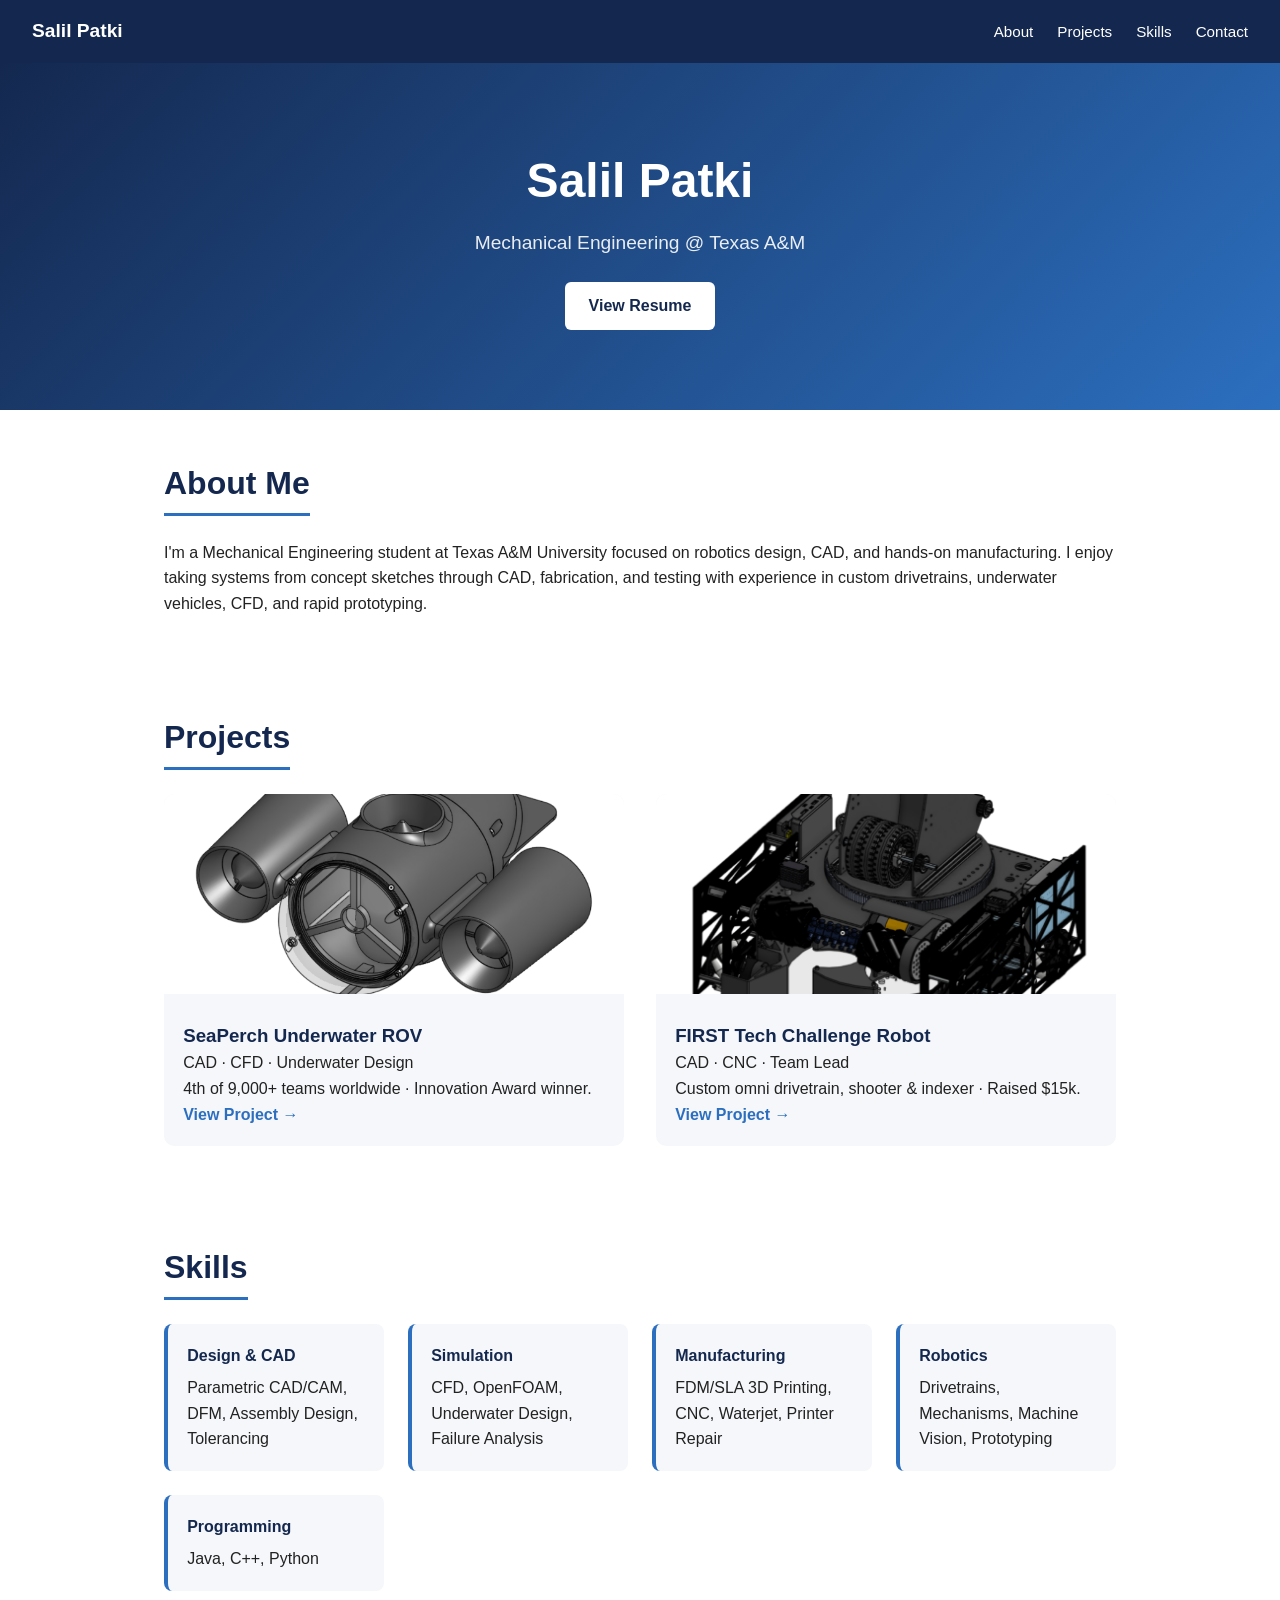
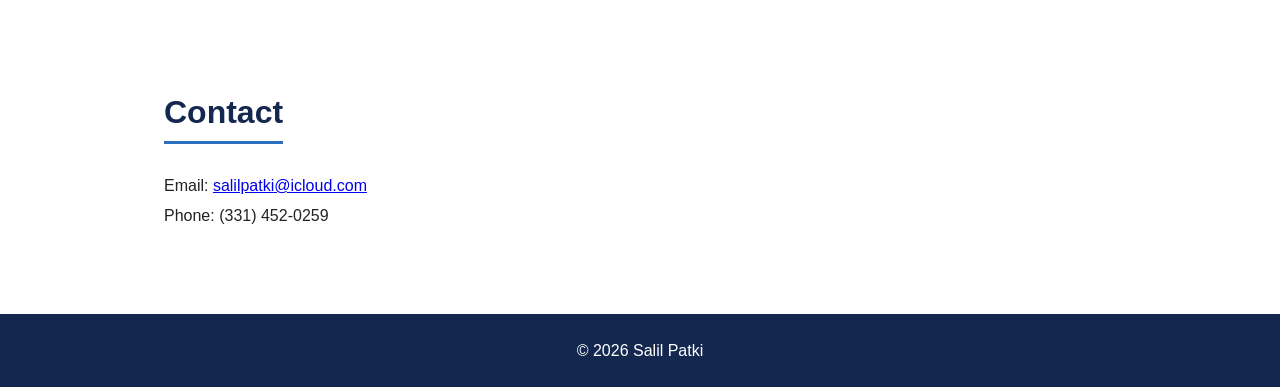
<file: index.html>
<!DOCTYPE html>
<html lang="en">
<head>
  <meta charset="UTF-8">
  <meta name="viewport" content="width=device-width, initial-scale=1.0">
  <title>Salil Patki | Mechanical Engineering Portfolio</title>
  <link rel="icon" type="image/x-icon" href="favicon.ico">
  <link rel="stylesheet" href="style.css">
</head>
<body>

  <!-- ===== HEADER ===== -->
  <header>
    <nav>
      <div class="logo"><a href="index.html">Salil Patki</a></div>
      <ul>
        <li><a href="#about">About</a></li>
        <li><a href="#projects">Projects</a></li>
        <li><a href="#skills">Skills</a></li>
        <li><a href="#contact">Contact</a></li>
      </ul>
    </nav>
    <div class="hero">
      <h1>Salil Patki</h1>
      <p class="tagline">Mechanical Engineering @ Texas A&amp;M</p>
      <a class="btn" href="resume.pdf" target="_blank">View Resume</a>
    </div>
  </header>

  <!-- ===== ABOUT ===== -->
  <section id="about">
    <h2>About Me</h2>
    <p>
      I'm a Mechanical Engineering student at Texas A&amp;M University focused on
      robotics design, CAD, and hands-on manufacturing. I enjoy taking systems from
      concept sketches through CAD, fabrication, and testing with experience in
      custom drivetrains, underwater vehicles, CFD, and rapid prototyping.
    </p>
  </section>

  <!-- ===== PROJECTS ===== -->
  <section id="projects">
    <h2>Projects</h2>
    <div class="project-grid">

      <a class="project-card" href="seaperch.html">
        <img src="rov-full.jpg" alt="SeaPerch ROV">
        <div class="card-body">
          <h3>SeaPerch Underwater ROV</h3>
          <p class="tags">CAD · CFD · Underwater Design</p>
          <p>4th of 9,000+ teams worldwide · Innovation Award winner.</p>
          <span class="read-more">View Project →</span>
        </div>
      </a>

      <a class="project-card" href="ftc.html">
        <img src="robot.jpg" alt="FTC Robot">
        <div class="card-body">
          <h3>FIRST Tech Challenge Robot</h3>
          <p class="tags">CAD · CNC · Team Lead</p>
          <p>Custom omni drivetrain, shooter &amp; indexer · Raised $15k.</p>
          <span class="read-more">View Project →</span>
        </div>
      </a>

    </div>
  </section>

  <!-- ===== SKILLS ===== -->
  <section id="skills">
    <h2>Skills</h2>
    <div class="skills-grid">
      <div><h4>Design &amp; CAD</h4><p>Parametric CAD/CAM, DFM, Assembly Design, Tolerancing</p></div>
      <div><h4>Simulation</h4><p>CFD, OpenFOAM, Underwater Design, Failure Analysis</p></div>
      <div><h4>Manufacturing</h4><p>FDM/SLA 3D Printing, CNC, Waterjet, Printer Repair</p></div>
      <div><h4>Robotics</h4><p>Drivetrains, Mechanisms, Machine Vision, Prototyping</p></div>
      <div><h4>Programming</h4><p>Java, C++, Python</p></div>
    </div>
  </section>

  <!-- ===== CONTACT ===== -->
  <section id="contact">
    <h2>Contact</h2>
    <p>Email: <a href="mailto:salilpatki@icloud.com">salilpatki@icloud.com</a></p>
    <p>Phone: (331) 452-0259</p>
    <!-- Add these when you have them: -->
    <!-- <p><a href="https://github.com/yourusername">GitHub</a> · <a href="#">LinkedIn</a></p> -->
  </section>

  <footer>
    <p>&copy; 2026 Salil Patki</p>
  </footer>

</body>
</html>
</file>
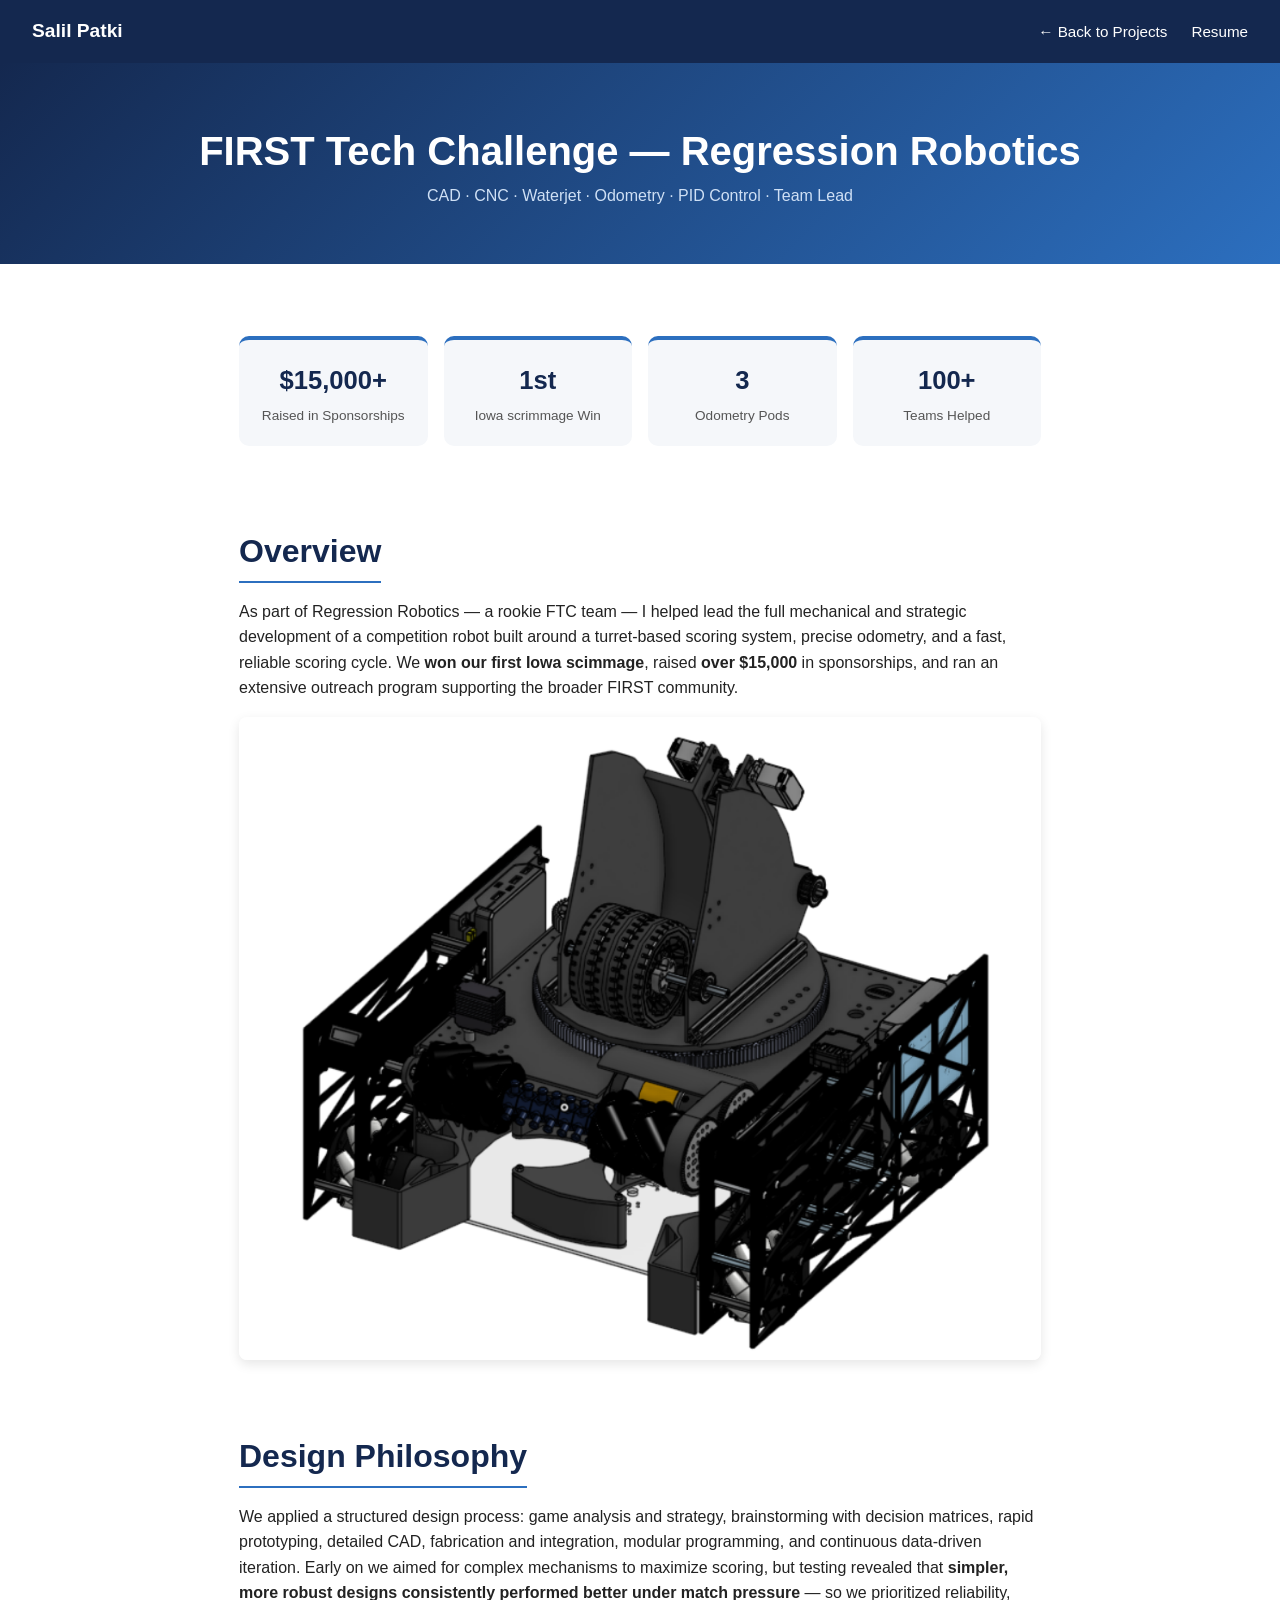
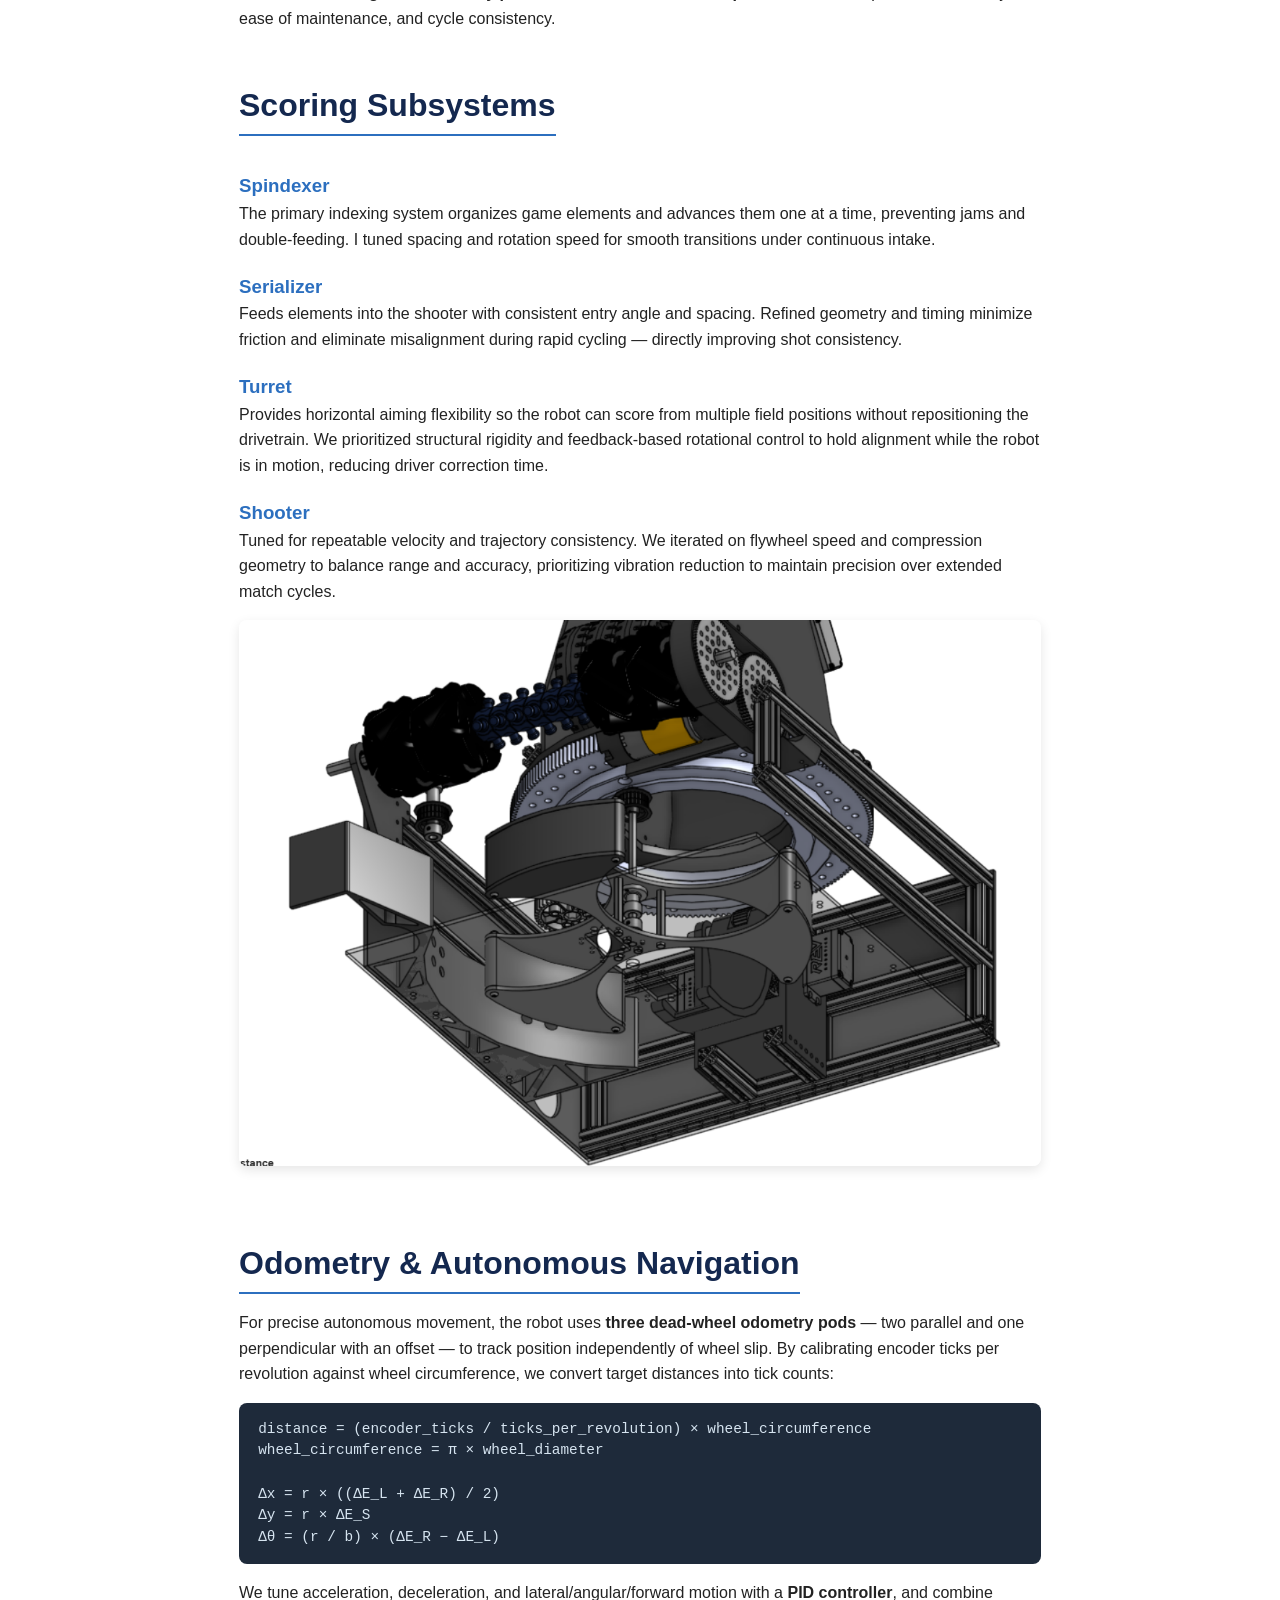
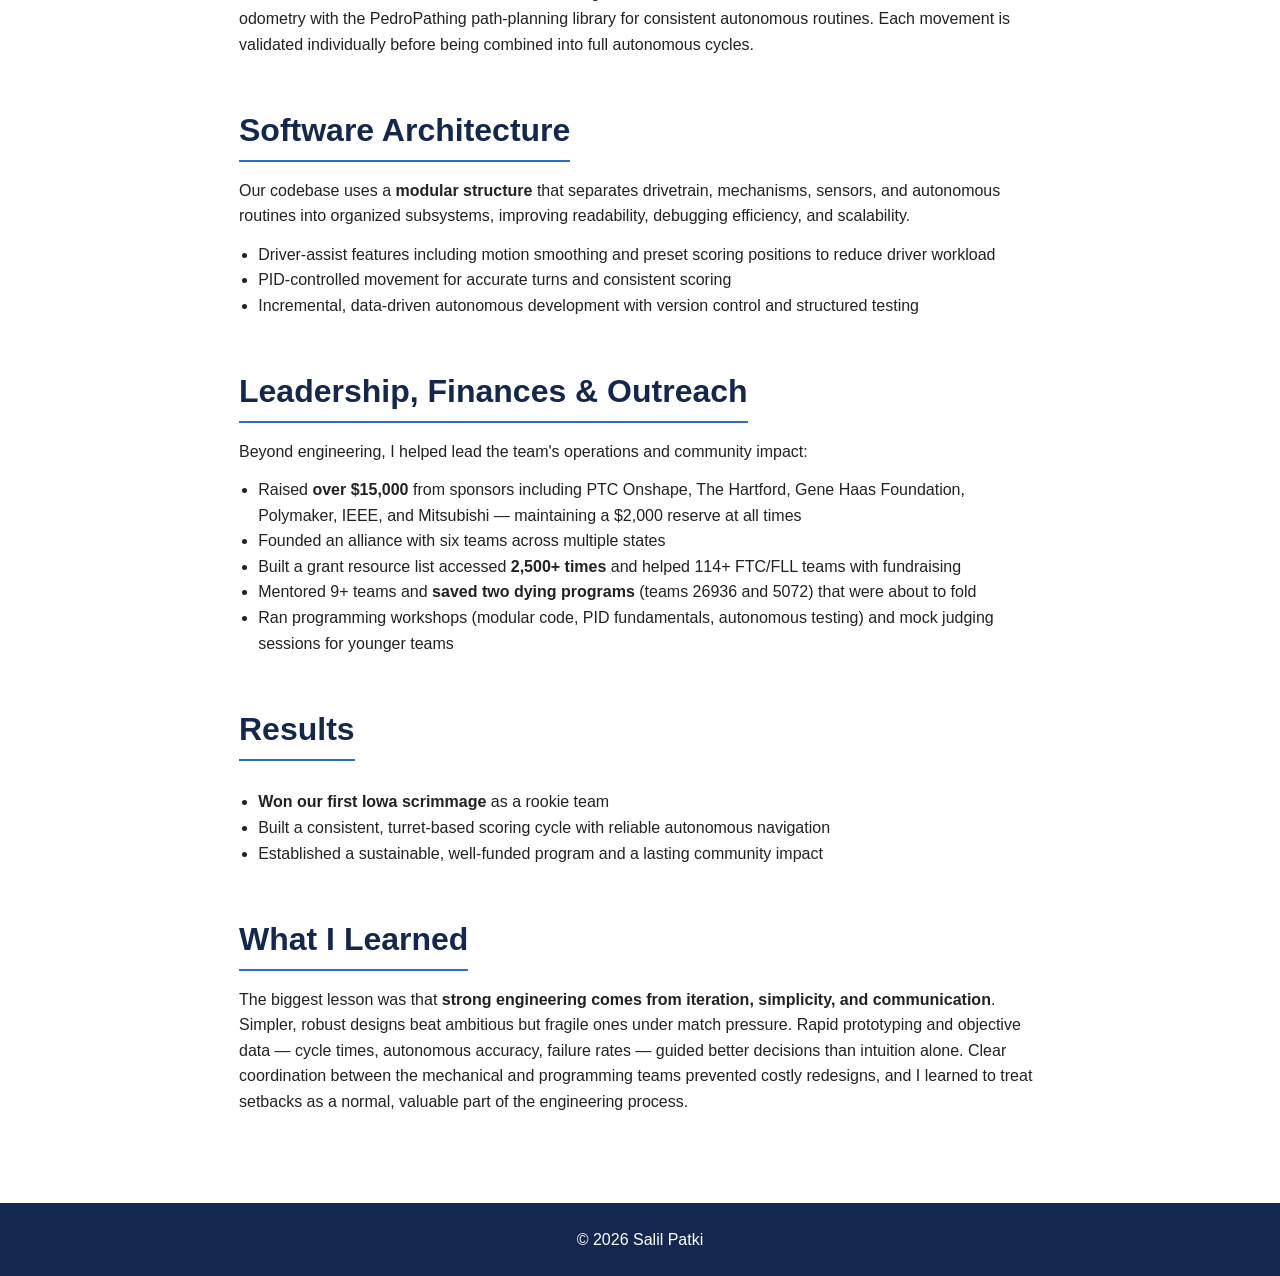
<file: ftc.html>
<!DOCTYPE html>
<html lang="en">
<head>
  <meta charset="UTF-8">
  <meta name="viewport" content="width=device-width, initial-scale=1.0">
  <title>FTC Robot | Salil Patki</title>
  <link rel="icon" type="image/x-icon" href="favicon.ico">
  <link rel="stylesheet" href="style.css">
</head>
<body>

  <nav>
    <div class="logo"><a href="index.html">Salil Patki</a></div>
    <ul>
      <li><a href="index.html#projects">← Back to Projects</a></li>
      <li><a href="resume.pdf" target="_blank">Resume</a></li>
    </ul>
  </nav>

  <div class="project-hero">
    <h1>FIRST Tech Challenge — Regression Robotics</h1>
    <p class="tags">CAD · CNC · Waterjet · Odometry · PID Control · Team Lead</p>
  </div>

  <article class="project-detail">

    <!-- Quick stats bar -->
    <section>
      <div class="stat-bar">
        <div class="stat"><span class="stat-num">$15,000+</span><span class="stat-label">Raised in Sponsorships</span></div>
        <div class="stat"><span class="stat-num">1st</span><span class="stat-label">Iowa scrimmage Win</span></div>
        <div class="stat"><span class="stat-num">3</span><span class="stat-label">Odometry Pods</span></div>
        <div class="stat"><span class="stat-num">100+</span><span class="stat-label">Teams Helped</span></div>
      </div>
    </section>

    <section>
      <h2>Overview</h2>
      <p>
        As part of Regression Robotics — a rookie FTC team — I helped lead the full mechanical and
        strategic development of a competition robot built around a turret-based scoring system,
        precise odometry, and a fast, reliable scoring cycle. We <strong>won our first Iowa
        scimmage</strong>, raised <strong>over $15,000</strong> in sponsorships, and ran an extensive
        outreach program supporting the broader FIRST community.
      </p>
      <img src="robot.jpg" alt="Completed FTC robot" class="full-img">
    </section>

    <section>
      <h2>Design Philosophy</h2>
      <p>
        We applied a structured design process: game analysis and strategy, brainstorming with
        decision matrices, rapid prototyping, detailed CAD, fabrication and integration, modular
        programming, and continuous data-driven iteration. Early on we aimed for complex mechanisms to
        maximize scoring, but testing revealed that <strong>simpler, more robust designs consistently
        performed better under match pressure</strong> — so we prioritized reliability, ease of
        maintenance, and cycle consistency.
      </p>
    </section>

    <section>
      <h2>Scoring Subsystems</h2>

      <h3>Spindexer</h3>
      <p>
        The primary indexing system organizes game elements and advances them one at a time, preventing
        jams and double-feeding. I tuned spacing and rotation speed for smooth transitions under
        continuous intake.
      </p>

      <h3>Serializer</h3>
      <p>
        Feeds elements into the shooter with consistent entry angle and spacing. Refined geometry and
        timing minimize friction and eliminate misalignment during rapid cycling — directly improving
        shot consistency.
      </p>

      <h3>Turret</h3>
      <p>
        Provides horizontal aiming flexibility so the robot can score from multiple field positions
        without repositioning the drivetrain. We prioritized structural rigidity and feedback-based
        rotational control to hold alignment while the robot is in motion, reducing driver correction time.
      </p>

      <h3>Shooter</h3>
      <p>
        Tuned for repeatable velocity and trajectory consistency. We iterated on flywheel speed and
        compression geometry to balance range and accuracy, prioritizing vibration reduction to
        maintain precision over extended match cycles.
      </p>
      <img src="systems.jpg" alt="Robot scoring subsystems" class="full-img">
    </section>

    <section>
      <h2>Odometry &amp; Autonomous Navigation</h2>
      <p>
        For precise autonomous movement, the robot uses <strong>three dead-wheel odometry pods</strong>
        — two parallel and one perpendicular with an offset — to track position independently of wheel
        slip. By calibrating encoder ticks per revolution against wheel circumference, we convert target
        distances into tick counts:
      </p>
      <pre class="code-block">distance = (encoder_ticks / ticks_per_revolution) × wheel_circumference
wheel_circumference = π × wheel_diameter

Δx = r × ((ΔE_L + ΔE_R) / 2)
Δy = r × ΔE_S
Δθ = (r / b) × (ΔE_R − ΔE_L)</pre>
      <p>
        We tune acceleration, deceleration, and lateral/angular/forward motion with a
        <strong>PID controller</strong>, and combine odometry with the PedroPathing path-planning
        library for consistent autonomous routines. Each movement is validated individually before
        being combined into full autonomous cycles.
      </p>
    </section>

    <section>
      <h2>Software Architecture</h2>
      <p>
        Our codebase uses a <strong>modular structure</strong> that separates drivetrain, mechanisms,
        sensors, and autonomous routines into organized subsystems, improving readability, debugging
        efficiency, and scalability.
      </p>
      <ul>
        <li>Driver-assist features including motion smoothing and preset scoring positions to reduce driver workload</li>
        <li>PID-controlled movement for accurate turns and consistent scoring</li>
        <li>Incremental, data-driven autonomous development with version control and structured testing</li>
      </ul>
    </section>

    <section>
      <h2>Leadership, Finances &amp; Outreach</h2>
      <p>
        Beyond engineering, I helped lead the team's operations and community impact:
      </p>
      <ul>
        <li>Raised <strong>over $15,000</strong> from sponsors including PTC Onshape, The Hartford, Gene Haas Foundation, Polymaker, IEEE, and Mitsubishi — maintaining a $2,000 reserve at all times</li>
        <li>Founded an alliance with six teams across multiple states</li>
        <li>Built a grant resource list accessed <strong>2,500+ times</strong> and helped 114+ FTC/FLL teams with fundraising</li>
        <li>Mentored 9+ teams and <strong>saved two dying programs</strong> (teams 26936 and 5072) that were about to fold</li>
        <li>Ran programming workshops (modular code, PID fundamentals, autonomous testing) and mock judging sessions for younger teams</li>
      </ul>
    </section>

    <section>
      <h2>Results</h2>
      <ul>
        <li><strong>Won our first Iowa scrimmage</strong> as a rookie team</li>
        <li>Built a consistent, turret-based scoring cycle with reliable autonomous navigation</li>
        <li>Established a sustainable, well-funded program and a lasting community impact</li>
      </ul>
    </section>

    <section>
      <h2>What I Learned</h2>
      <p>
        The biggest lesson was that <strong>strong engineering comes from iteration, simplicity, and
        communication</strong>. Simpler, robust designs beat ambitious but fragile ones under match
        pressure. Rapid prototyping and objective data — cycle times, autonomous accuracy, failure
        rates — guided better decisions than intuition alone. Clear coordination between the mechanical
        and programming teams prevented costly redesigns, and I learned to treat setbacks as a normal,
        valuable part of the engineering process.
      </p>
    </section>

  </article>

  <footer><p>&copy; 2026 Salil Patki</p></footer>
</body>
</html>
</file>
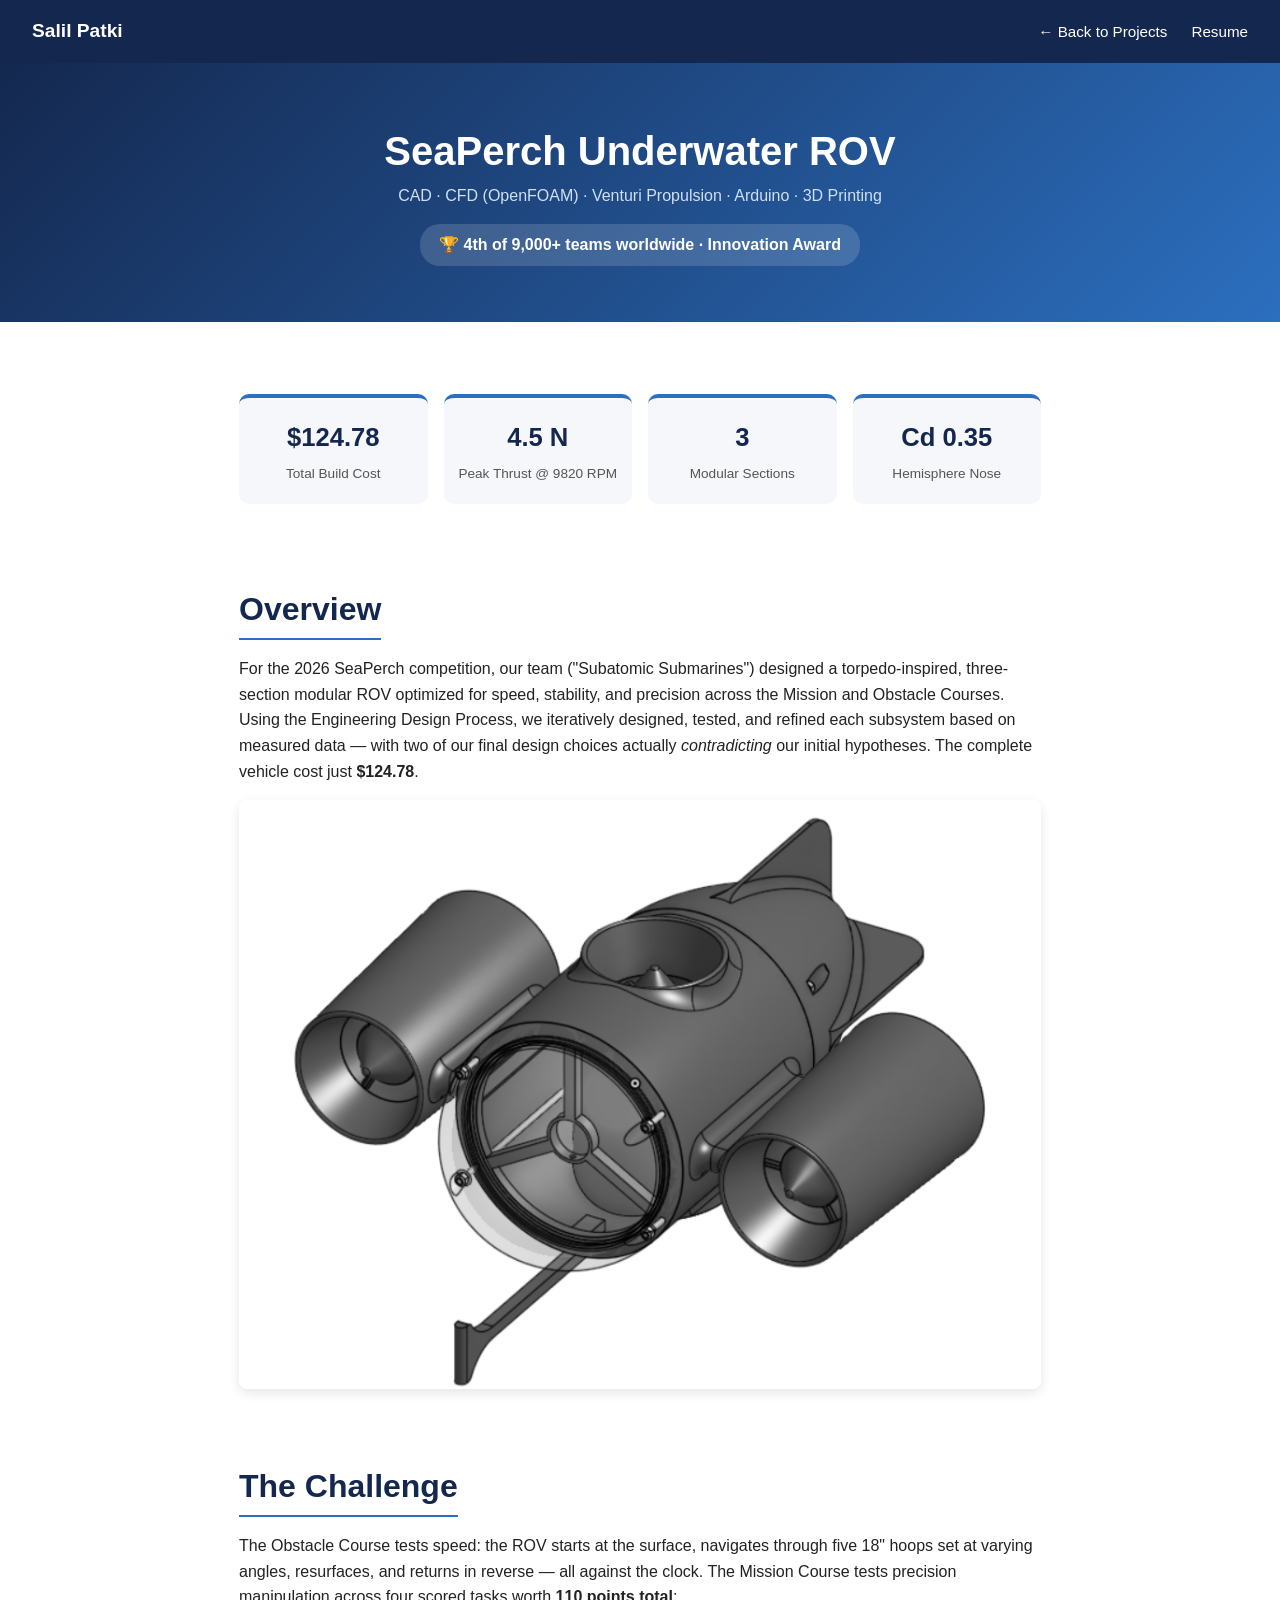
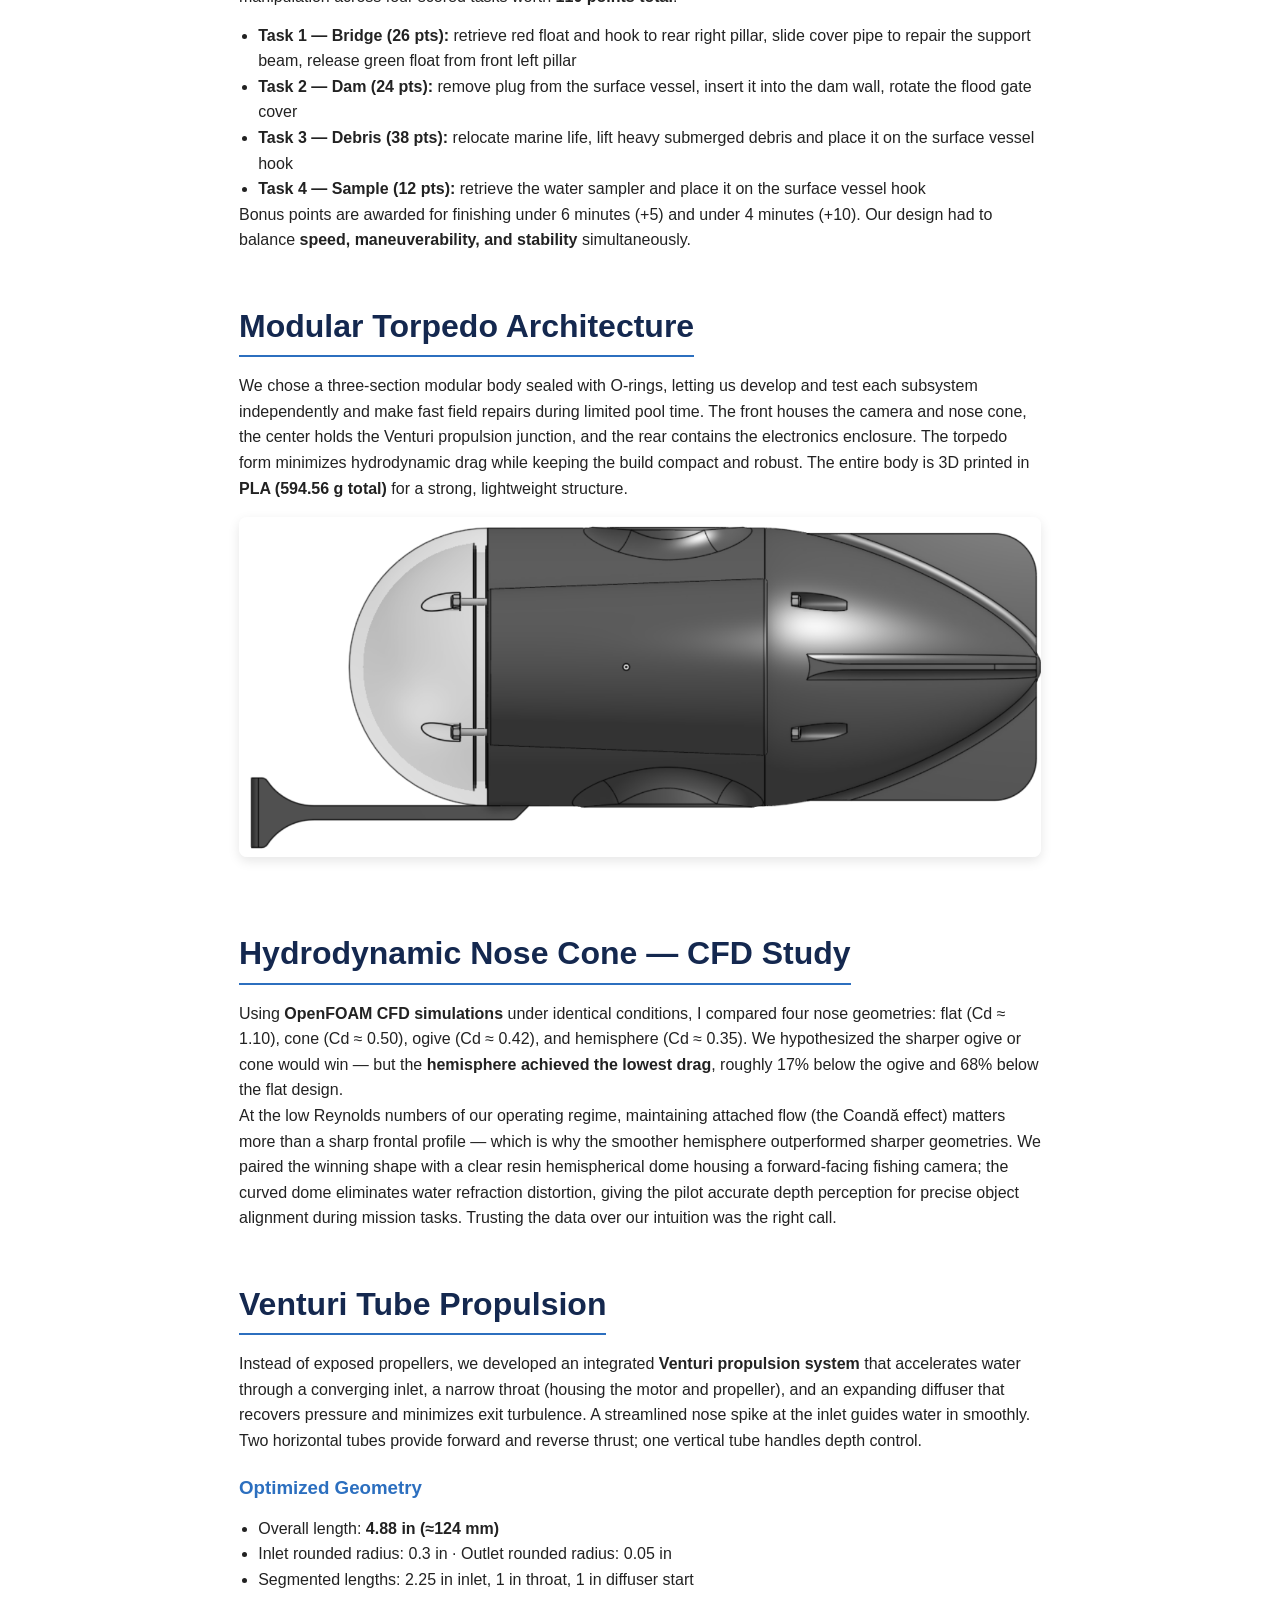
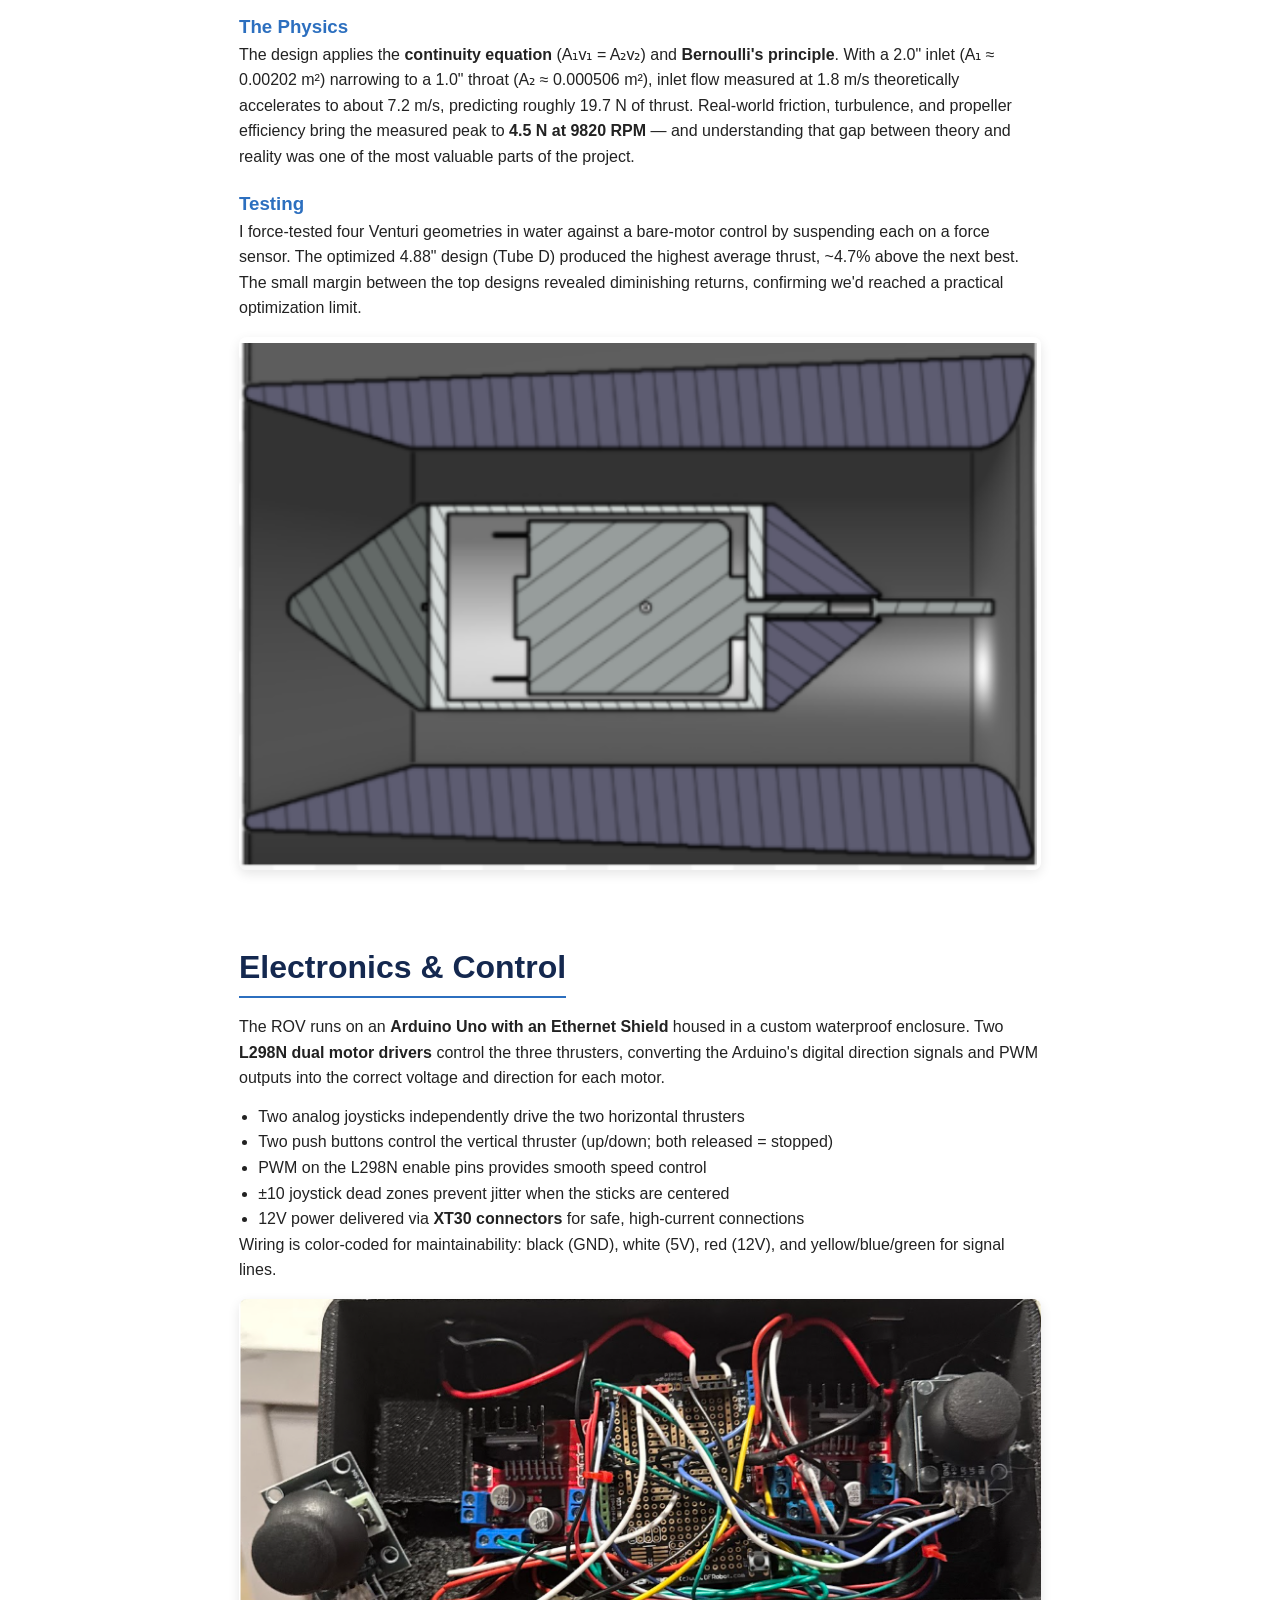
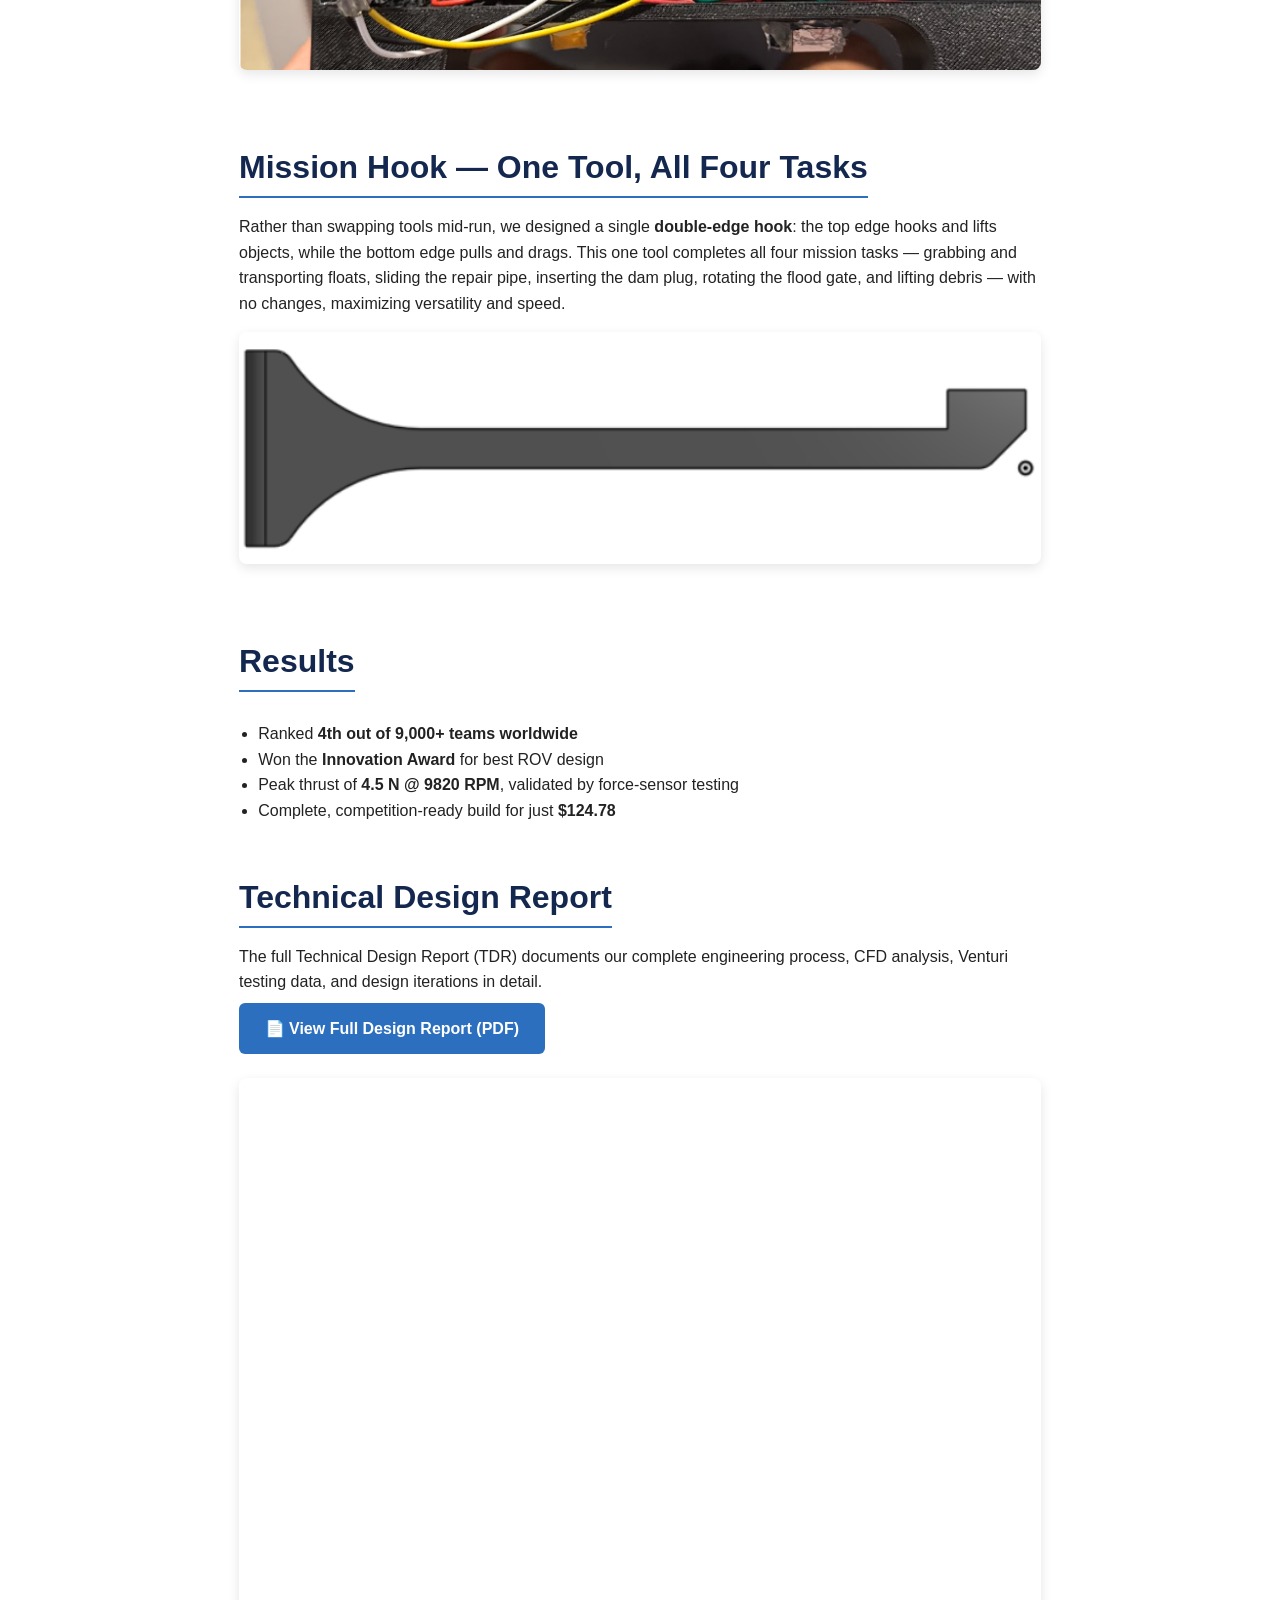
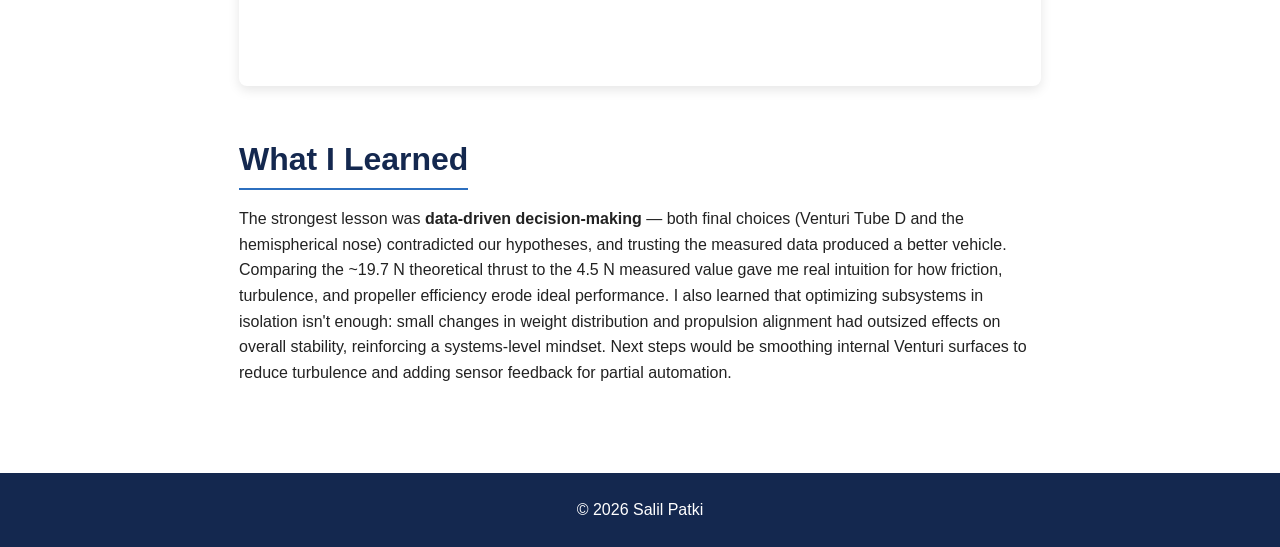
<file: seaperch.html>
<!DOCTYPE html>
<html lang="en">
<head>
  <meta charset="UTF-8">
  <meta name="viewport" content="width=device-width, initial-scale=1.0">
  <title>SeaPerch ROV | Salil Patki</title>
  <link rel="icon" type="image/x-icon" href="favicon.ico">
  <link rel="stylesheet" href="style.css">
</head>
<body>

  <nav>
    <div class="logo"><a href="index.html">Salil Patki</a></div>
    <ul>
      <li><a href="index.html#projects">← Back to Projects</a></li>
      <li><a href="resume.pdf" target="_blank">Resume</a></li>
    </ul>
  </nav>

  <div class="project-hero">
    <h1>SeaPerch Underwater ROV</h1>
    <p class="tags">CAD · CFD (OpenFOAM) · Venturi Propulsion · Arduino · 3D Printing</p>
    <p class="result-badge">🏆 4th of 9,000+ teams worldwide · Innovation Award</p>
  </div>

  <article class="project-detail">

    <!-- Quick stats bar -->
    <section>
      <div class="stat-bar">
        <div class="stat"><span class="stat-num">$124.78</span><span class="stat-label">Total Build Cost</span></div>
        <div class="stat"><span class="stat-num">4.5 N</span><span class="stat-label">Peak Thrust @ 9820 RPM</span></div>
        <div class="stat"><span class="stat-num">3</span><span class="stat-label">Modular Sections</span></div>
        <div class="stat"><span class="stat-num">Cd 0.35</span><span class="stat-label">Hemisphere Nose</span></div>
      </div>
    </section>

    <section>
      <h2>Overview</h2>
      <p>
        For the 2026 SeaPerch competition, our team ("Subatomic Submarines") designed a
        torpedo-inspired, three-section modular ROV optimized for speed, stability, and precision
        across the Mission and Obstacle Courses. Using the Engineering Design Process, we iteratively
        designed, tested, and refined each subsystem based on measured data — with two of our final
        design choices actually <em>contradicting</em> our initial hypotheses. The complete vehicle
        cost just <strong>$124.78</strong>.
      </p>
      <img src="rov-full.jpg" alt="Completed SeaPerch ROV" class="full-img">
    </section>

    <section>
      <h2>The Challenge</h2>
      <p>
        The Obstacle Course tests speed: the ROV starts at the surface, navigates through five
        18" hoops set at varying angles, resurfaces, and returns in reverse — all against the clock.
        The Mission Course tests precision manipulation across four scored tasks worth
        <strong>110 points total</strong>:
      </p>
      <ul>
        <li><strong>Task 1 — Bridge (26 pts):</strong> retrieve red float and hook to rear right pillar, slide cover pipe to repair the support beam, release green float from front left pillar</li>
        <li><strong>Task 2 — Dam (24 pts):</strong> remove plug from the surface vessel, insert it into the dam wall, rotate the flood gate cover</li>
        <li><strong>Task 3 — Debris (38 pts):</strong> relocate marine life, lift heavy submerged debris and place it on the surface vessel hook</li>
        <li><strong>Task 4 — Sample (12 pts):</strong> retrieve the water sampler and place it on the surface vessel hook</li>
      </ul>
      <p>
        Bonus points are awarded for finishing under 6 minutes (+5) and under 4 minutes (+10). Our
        design had to balance <strong>speed, maneuverability, and stability</strong> simultaneously.
      </p>
    </section>

    <section>
      <h2>Modular Torpedo Architecture</h2>
      <p>
        We chose a three-section modular body sealed with O-rings, letting us develop and test each
        subsystem independently and make fast field repairs during limited pool time. The front houses
        the camera and nose cone, the center holds the Venturi propulsion junction, and the rear
        contains the electronics enclosure. The torpedo form minimizes hydrodynamic drag while keeping
        the build compact and robust. The entire body is 3D printed in <strong>PLA (594.56 g total)</strong>
        for a strong, lightweight structure.
      </p>
      <img src="side.jpg" alt="Three-section modular ROV" class="full-img">
    </section>

    <section>
      <h2>Hydrodynamic Nose Cone — CFD Study</h2>
      <p>
        Using <strong>OpenFOAM CFD simulations</strong> under identical conditions, I compared four
        nose geometries: flat (Cd ≈ 1.10), cone (Cd ≈ 0.50), ogive (Cd ≈ 0.42), and hemisphere
        (Cd ≈ 0.35). We hypothesized the sharper ogive or cone would win — but the
        <strong>hemisphere achieved the lowest drag</strong>, roughly 17% below the ogive and 68% below the flat design.
      </p>
      <p>
        At the low Reynolds numbers of our operating regime, maintaining attached flow (the Coandă
        effect) matters more than a sharp frontal profile — which is why the smoother hemisphere
        outperformed sharper geometries. We paired the winning shape with a clear resin hemispherical
        dome housing a forward-facing fishing camera; the curved dome eliminates water refraction
        distortion, giving the pilot accurate depth perception for precise object alignment during
        mission tasks. Trusting the data over our intuition was the right call.
      </p>
    </section>

    <section>
      <h2>Venturi Tube Propulsion</h2>
      <p>
        Instead of exposed propellers, we developed an integrated <strong>Venturi propulsion system</strong>
        that accelerates water through a converging inlet, a narrow throat (housing the motor and
        propeller), and an expanding diffuser that recovers pressure and minimizes exit turbulence.
        A streamlined nose spike at the inlet guides water in smoothly. Two horizontal tubes provide
        forward and reverse thrust; one vertical tube handles depth control.
      </p>

      <h3>Optimized Geometry</h3>
      <ul>
        <li>Overall length: <strong>4.88 in (≈124 mm)</strong></li>
        <li>Inlet rounded radius: 0.3 in · Outlet rounded radius: 0.05 in</li>
        <li>Segmented lengths: 2.25 in inlet, 1 in throat, 1 in diffuser start</li>
      </ul>

      <h3>The Physics</h3>
      <p>
        The design applies the <strong>continuity equation</strong> (A₁v₁ = A₂v₂) and
        <strong>Bernoulli's principle</strong>. With a 2.0" inlet (A₁ ≈ 0.00202 m²) narrowing to a
        1.0" throat (A₂ ≈ 0.000506 m²), inlet flow measured at 1.8 m/s theoretically accelerates to
        about 7.2 m/s, predicting roughly 19.7 N of thrust. Real-world friction, turbulence, and
        propeller efficiency bring the measured peak to <strong>4.5 N at 9820 RPM</strong> — and
        understanding that gap between theory and reality was one of the most valuable parts of the project.
      </p>

      <h3>Testing</h3>
      <p>
        I force-tested four Venturi geometries in water against a bare-motor control by suspending
        each on a force sensor. The optimized 4.88" design (Tube D) produced the highest average
        thrust, ~4.7% above the next best. The small margin between the top designs revealed
        diminishing returns, confirming we'd reached a practical optimization limit.
      </p>
      <img src="engine.jpg" alt="Venturi tube" class="full-img">
    </section>

    <section>
      <h2>Electronics &amp; Control</h2>
      <p>
        The ROV runs on an <strong>Arduino Uno with an Ethernet Shield</strong> housed in a custom
        waterproof enclosure. Two <strong>L298N dual motor drivers</strong> control the three thrusters,
        converting the Arduino's digital direction signals and PWM outputs into the correct voltage and
        direction for each motor.
      </p>
      <ul>
        <li>Two analog joysticks independently drive the two horizontal thrusters</li>
        <li>Two push buttons control the vertical thruster (up/down; both released = stopped)</li>
        <li>PWM on the L298N enable pins provides smooth speed control</li>
        <li>±10 joystick dead zones prevent jitter when the sticks are centered</li>
        <li>12V power delivered via <strong>XT30 connectors</strong> for safe, high-current connections</li>
      </ul>
      <p>
        Wiring is color-coded for maintainability: black (GND), white (5V), red (12V), and
        yellow/blue/green for signal lines.
      </p>
      <img src="electronics.jpg" alt="ROV electronics and wiring" class="full-img">
    </section>

    <section>
      <h2>Mission Hook — One Tool, All Four Tasks</h2>
      <p>
        Rather than swapping tools mid-run, we designed a single <strong>double-edge hook</strong>:
        the top edge hooks and lifts objects, while the bottom edge pulls and drags. This one tool
        completes all four mission tasks — grabbing and transporting floats, sliding the repair pipe,
        inserting the dam plug, rotating the flood gate, and lifting debris — with no changes,
        maximizing versatility and speed.
      </p>
      <img src="hook.jpg" alt="Double-edge mission hook" class="full-img">
    </section>

    <section>
      <h2>Results</h2>
      <ul>
        <li>Ranked <strong>4th out of 9,000+ teams worldwide</strong></li>
        <li>Won the <strong>Innovation Award</strong> for best ROV design</li>
        <li>Peak thrust of <strong>4.5 N @ 9820 RPM</strong>, validated by force-sensor testing</li>
        <li>Complete, competition-ready build for just <strong>$124.78</strong></li>
      </ul>
    </section>
    <section>
      <h2>Technical Design Report</h2>
      <p>
        The full Technical Design Report (TDR) documents our complete engineering process,
        CFD analysis, Venturi testing data, and design iterations in detail.
      </p>
      <a class="btn-report" href="seaperch-tdr.pdf" target="_blank">📄 View Full Design Report (PDF)</a>

      <!-- Optional: embedded inline preview of the PDF -->
      <div class="pdf-embed">
        <iframe src="seaperch-tdr.pdf" title="SeaPerch Technical Design Report"></iframe>
      </div>
    </section>
    <section>
      <h2>What I Learned</h2>
      <p>
        The strongest lesson was <strong>data-driven decision-making</strong> — both final choices
        (Venturi Tube D and the hemispherical nose) contradicted our hypotheses, and trusting the
        measured data produced a better vehicle. Comparing the ~19.7 N theoretical thrust to the 4.5 N
        measured value gave me real intuition for how friction, turbulence, and propeller efficiency
        erode ideal performance. I also learned that optimizing subsystems in isolation isn't enough:
        small changes in weight distribution and propulsion alignment had outsized effects on overall
        stability, reinforcing a systems-level mindset. Next steps would be smoothing internal Venturi
        surfaces to reduce turbulence and adding sensor feedback for partial automation.
      </p>
    </section>

  </article>

  <footer><p>&copy; 2026 Salil Patki</p></footer>
</body>
</html>
</file>
<file: style.css>
/* ===== RESET & VARIABLES ===== */
* { margin: 0; padding: 0; box-sizing: border-box; }

:root {
  --primary: #14284f;
  --accent: #2c6fbf;
  --light: #f5f7fa;
}

body {
  font-family: -apple-system, "Segoe UI", Roboto, Helvetica, Arial, sans-serif;
  color: #222;
  line-height: 1.6;
}

/* ===== NAVIGATION ===== */
nav {
  display: flex;
  justify-content: space-between;
  align-items: center;
  padding: 1rem 2rem;
  background: var(--primary);
  position: sticky;
  top: 0;
  z-index: 10;
}
nav .logo { color: #fff; font-weight: bold; font-size: 1.2rem; }
nav .logo a { color: #fff; text-decoration: none; }
nav ul { display: flex; list-style: none; gap: 1.5rem; }
nav ul li a { color: #fff; text-decoration: none; font-size: 0.95rem; }
nav ul li a:hover { color: #9fc2f0; }

/* ===== HERO (HOME) ===== */
.hero {
  background: linear-gradient(135deg, var(--primary), var(--accent));
  color: #fff;
  text-align: center;
  padding: 5rem 1rem;
}
.hero h1 { font-size: 3rem; margin-bottom: 0.5rem; }
.tagline { font-size: 1.2rem; opacity: 0.9; margin-bottom: 1.5rem; }
.btn {
  display: inline-block;
  background: #fff;
  color: var(--primary);
  padding: 0.7rem 1.5rem;
  border-radius: 6px;
  text-decoration: none;
  font-weight: bold;
  transition: 0.2s;
}
.btn:hover { background: #dce6f5; }

/* ===== SECTIONS ===== */
section { max-width: 1000px; margin: 0 auto; padding: 3rem 1.5rem; }
section h2 {
  color: var(--primary);
  font-size: 2rem;
  margin-bottom: 1.5rem;
  border-bottom: 3px solid var(--accent);
  display: inline-block;
  padding-bottom: 0.2rem;
}

/* ===== HOME PAGE PROJECT CARDS ===== */
.project-grid {
  display: grid;
  grid-template-columns: repeat(auto-fit, minmax(300px, 1fr));
  gap: 2rem;
}
.project-card {
  text-decoration: none;
  color: inherit;
  background: var(--light);
  border-radius: 10px;
  overflow: hidden;
  transition: transform 0.2s, box-shadow 0.2s;
  display: block;
}
.project-card:hover {
  transform: translateY(-5px);
  box-shadow: 0 8px 20px rgba(0,0,0,0.12);
}
.project-card img { width: 100%; height: 200px; object-fit: cover; }
.card-body { padding: 1.2rem; }
.card-body h3 { color: var(--primary); }
.read-more { color: var(--accent); font-weight: bold; }

/* ===== SKILLS GRID ===== */
.skills-grid {
  display: grid;
  grid-template-columns: repeat(auto-fit, minmax(200px, 1fr));
  gap: 1.5rem;
}
.skills-grid div {
  background: var(--light);
  padding: 1.2rem;
  border-radius: 8px;
  border-left: 4px solid var(--accent);
}
.skills-grid h4 { color: var(--primary); margin-bottom: 0.4rem; }

/* ===== PROJECT DETAIL PAGES ===== */
.project-hero {
  background: linear-gradient(135deg, var(--primary), var(--accent));
  color: #fff;
  text-align: center;
  padding: 3.5rem 1rem;
}
.project-hero h1 { font-size: 2.5rem; }
.project-hero .tags { color: #cfe0f5; }
.result-badge {
  display: inline-block;
  margin-top: 1rem;
  background: rgba(255,255,255,0.15);
  padding: 0.5rem 1.2rem;
  border-radius: 20px;
  font-weight: 600;
}
.project-detail { max-width: 850px; margin: 0 auto; padding: 2rem 1.5rem; }
.project-detail section { padding: 1.5rem 0; }
.project-detail h2 {
  color: var(--primary);
  border-bottom: 2px solid var(--accent);
  display: inline-block;
  margin-bottom: 1rem;
}
.project-detail h3 { color: var(--accent); margin-top: 1.2rem; }
.project-detail ul { margin: 0.8rem 0 0 1.2rem; }
.full-img {
  width: 100%;
  border-radius: 8px;
  margin: 1rem 0;
  box-shadow: 0 4px 12px rgba(0,0,0,0.1);
}

/* ===== STATS BAR ===== */
.stat-bar {
  display: flex;
  flex-wrap: wrap;
  gap: 1rem;
  justify-content: center;
  margin: 1rem 0 2rem;
}
.stat {
  flex: 1;
  min-width: 130px;
  background: var(--light);
  border-radius: 10px;
  padding: 1.2rem 0.8rem;
  text-align: center;
  border-top: 4px solid var(--accent);
}
.stat-num {
  display: block;
  font-size: 1.6rem;
  font-weight: bold;
  color: var(--primary);
}
.stat-label {
  display: block;
  font-size: 0.85rem;
  color: #555;
  margin-top: 0.3rem;
}

/* ===== CODE BLOCK (equations) ===== */
.code-block {
  background: #1e2a3a;
  color: #d6e4f0;
  padding: 1rem 1.2rem;
  border-radius: 8px;
  font-family: "Courier New", monospace;
  font-size: 0.9rem;
  line-height: 1.5;
  overflow-x: auto;
  margin: 1rem 0;
  white-space: pre;
}

/* ===== PDF DESIGN REPORT ===== */
.btn-report {
  display: inline-block;
  background: var(--accent);
  color: #fff;
  padding: 0.8rem 1.6rem;
  border-radius: 6px;
  text-decoration: none;
  font-weight: bold;
  margin: 0.5rem 0 1.5rem;
  transition: 0.2s;
}
.btn-report:hover { background: var(--primary); }
.pdf-embed {
  width: 100%;
  border-radius: 8px;
  overflow: hidden;
  box-shadow: 0 4px 12px rgba(0,0,0,0.1);
}
.pdf-embed iframe {
  width: 100%;
  height: 600px;
  border: none;
}

/* ===== CONTACT + FOOTER ===== */
#contact p { margin: 0.3rem 0; }
footer {
  background: var(--primary);
  color: #fff;
  text-align: center;
  padding: 1.5rem;
  margin-top: 2rem;
}

/* ===== MOBILE RESPONSIVE ===== */
@media (max-width: 700px) {
  nav { flex-direction: column; gap: 0.8rem; }
  .hero h1 { font-size: 2.2rem; }
  .project-hero h1 { font-size: 1.8rem; }
  .pdf-embed iframe { height: 400px; }
}
</file>
